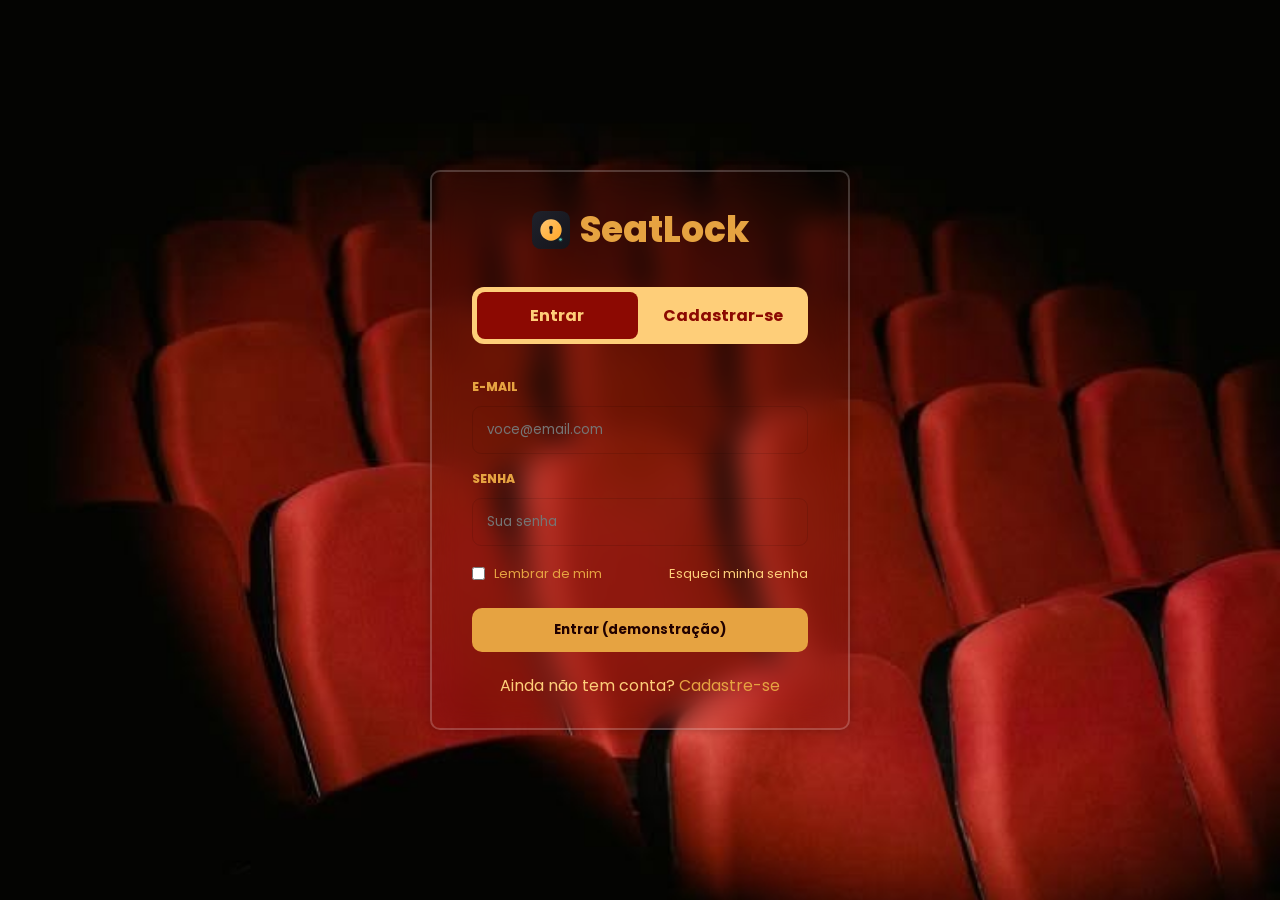
<file: index.html>
<!DOCTYPE html>
<html lang="pt-br">

<head>
  <meta charset="UTF-8">
  <meta name="viewport" content="width=device-width, initial-scale=1.0">
  <title>Login SeatLock</title>
  <link rel="stylesheet" href="css/style.css">
</head>

<body class="auth-page">
  <!-- Tela de autenticação: os campos ainda não enviam dados ao servidor. -->
  <main class="container">
    <main class="auth-card">
      <a class="brand" href="index.html"><span class="brand-icon"> <img src="img/seatlock-logo-icon.svg" alt=""></span>
        SeatLock</a>

      <!-- Abas ilustrativas; os links levam às páginas correspondentes. -->
      <nav class="auth-tabs" aria-label="Acesso">
        <a class="active" href="index.html">Entrar</a>
        <a href="cadastro.html">Cadastrar-se</a>
      </nav>

      <form action="#" method="post">
        <label for="email">E-mail</label>
        <input id="email" name="email" type="email" placeholder="voce@email.com" required>

        <label for="senha">Senha</label>
        <input id="senha" name="senha" type="password" placeholder="Sua senha" required>

        <div class="form-row">
          <label class="check-label"><input type="checkbox" name="lembrar"> Lembrar de mim</label>
          <a href="recuperar-senha.html">Esqueci minha senha</a>
        </div>

        <!-- O envio real exige um backend para validar as credenciais. -->
        <button class="btn btn-primary" type="button" onclick="window.location.href='eventos.html'">Entrar
          (demonstração)</button>
      </form>
      <p class="muted center">Ainda não tem conta? <a href="cadastro.html">Cadastre-se</a></p>
    </main>
  </main>
</body>

</html>
</file>
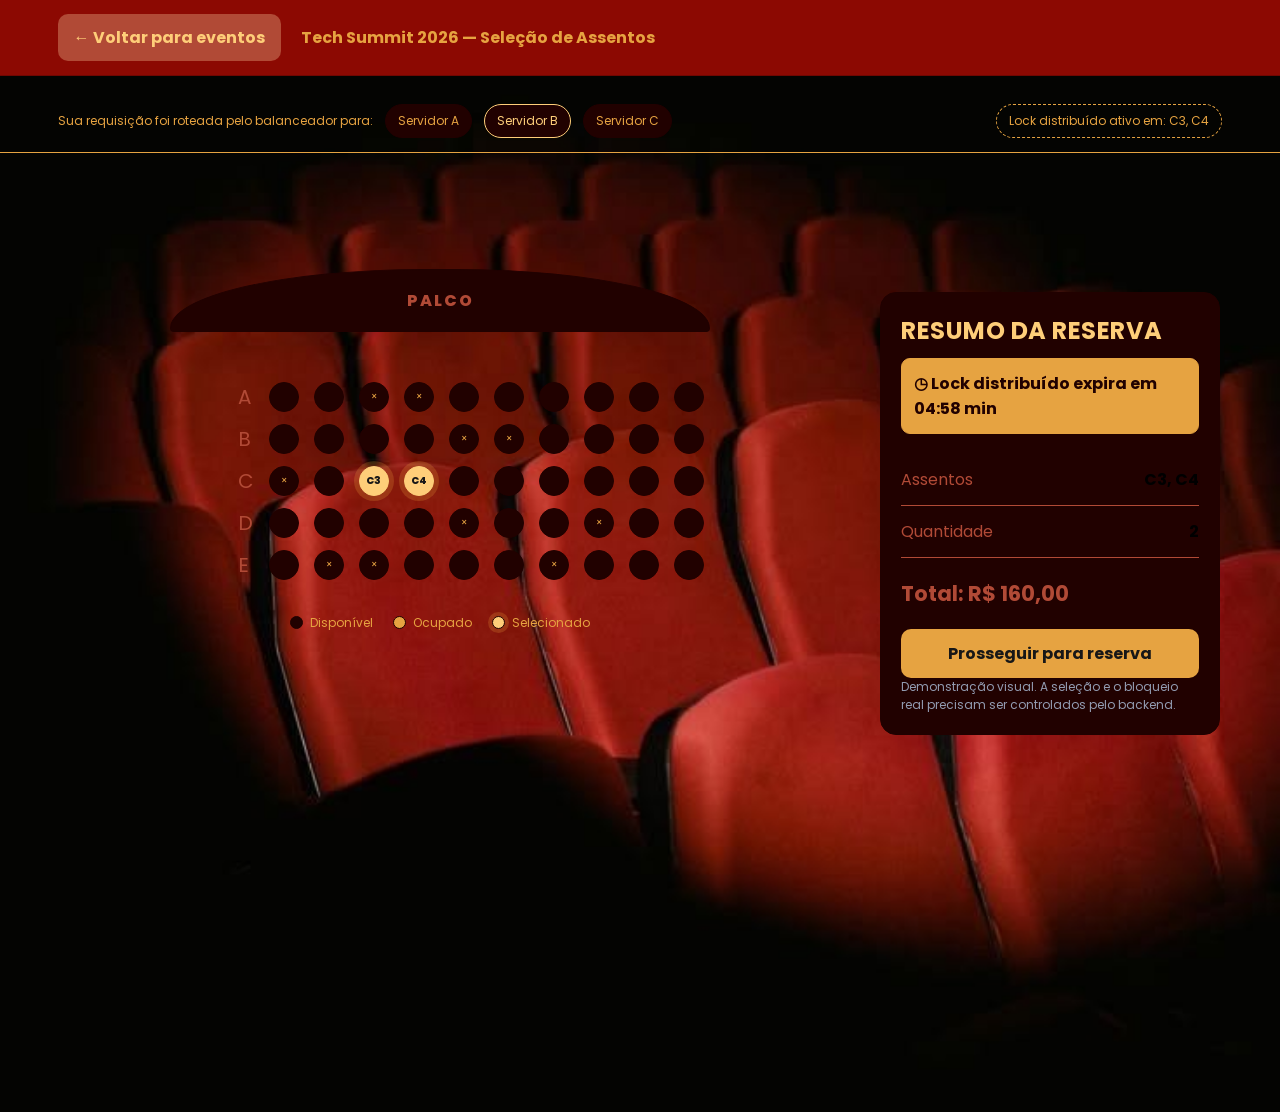
<file: assentos.html>
<!DOCTYPE html>
<html lang="pt-BR">

<head>
  <meta charset="UTF-8">
  <meta name="viewport" content="width=device-width, initial-scale=1.0">
  <title>Seleção de Assentos</title>
  <link rel="stylesheet" href="css/style.css">
</head>

<body>
  <header class="subbar">
    <a class="btn btn-outline" href="eventos.html">← Voltar para eventos</a>
    <strong>Tech Summit 2026 — Seleção de Assentos</strong>
  </header>

  <div class="server-strip">
    <span>Sua requisição foi roteada pelo balanceador para:</span>
    <span class="server-pill">Servidor A</span><span class="server-pill selected">Servidor B</span><span class="server-pill">Servidor C</span>
    <span class="lock-status">Lock distribuído ativo em: C3, C4</span>
  </div>

  <main class="seat-layout">
    <section class="seat-area">
      <div class="stage">PALCO</div>
      <!-- Mapa ilustrativo. Botões não reservam assentos sem lógica de servidor. -->
      <div class="seat-map" aria-label="Mapa de assentos">
        <div class="seat-row"><span>A</span><button class="seat" aria-label="A1"></button><button class="seat" aria-label="A2"></button><button class="seat occupied" disabled aria-label="A3 ocupado">×</button><button class="seat occupied" disabled aria-label="A4 ocupado">×</button><button class="seat" aria-label="A5"></button><button class="seat" aria-label="A6"></button><button class="seat" aria-label="A7"></button><button class="seat" aria-label="A8"></button><button class="seat" aria-label="A9"></button><button class="seat" aria-label="A10"></button></div>
        <div class="seat-row"><span>B</span><button class="seat"></button><button class="seat"></button><button class="seat"></button><button class="seat"></button><button class="seat occupied" disabled>×</button><button class="seat occupied" disabled>×</button><button class="seat"></button><button class="seat"></button><button class="seat"></button><button class="seat"></button></div>
        <div class="seat-row"><span>C</span><button class="seat occupied" disabled>×</button><button class="seat"></button><button class="seat chosen">C3</button><button class="seat chosen">C4</button><button class="seat"></button><button class="seat"></button><button class="seat"></button><button class="seat"></button><button class="seat"></button><button class="seat"></button></div>
        <div class="seat-row"><span>D</span><button class="seat"></button><button class="seat"></button><button class="seat"></button><button class="seat"></button><button class="seat occupied" disabled>×</button><button class="seat"></button><button class="seat"></button><button class="seat occupied" disabled>×</button><button class="seat"></button><button class="seat"></button></div>
        <div class="seat-row"><span>E</span><button class="seat"></button><button class="seat occupied" disabled>×</button><button class="seat occupied" disabled>×</button><button class="seat"></button><button class="seat"></button><button class="seat"></button><button class="seat occupied" disabled>×</button><button class="seat"></button><button class="seat"></button><button class="seat"></button></div>
      </div>
      <div class="legend"><span><i class="dot"></i> Disponível</span><span><i class="dot used"></i> Ocupado</span><span><i class="dot chosen-dot"></i> Selecionado</span></div>
    </section>

    <!-- retangulo com informaçoes do assento selecionado -->
    <aside class="summary-card">
      <h2>Resumo da reserva</h2>
      <div class="lock-box">◷ Lock distribuído expira em 04:58 min</div>
      <div class="summary-line"><span>Assentos</span><strong>C3, C4</strong></div>
      <div class="summary-line"><span>Quantidade</span><strong>2</strong></div>
      <h3 class="total">Total: R$ 160,00</h3>
      <a class="btn btn-primary" href="confirmacao.html">Prosseguir para reserva</a>
      <p class="muted small">Demonstração visual. A seleção e o bloqueio real precisam ser controlados pelo backend.</p>
    </aside>
  
  </main>

</body>
</html>
</file>
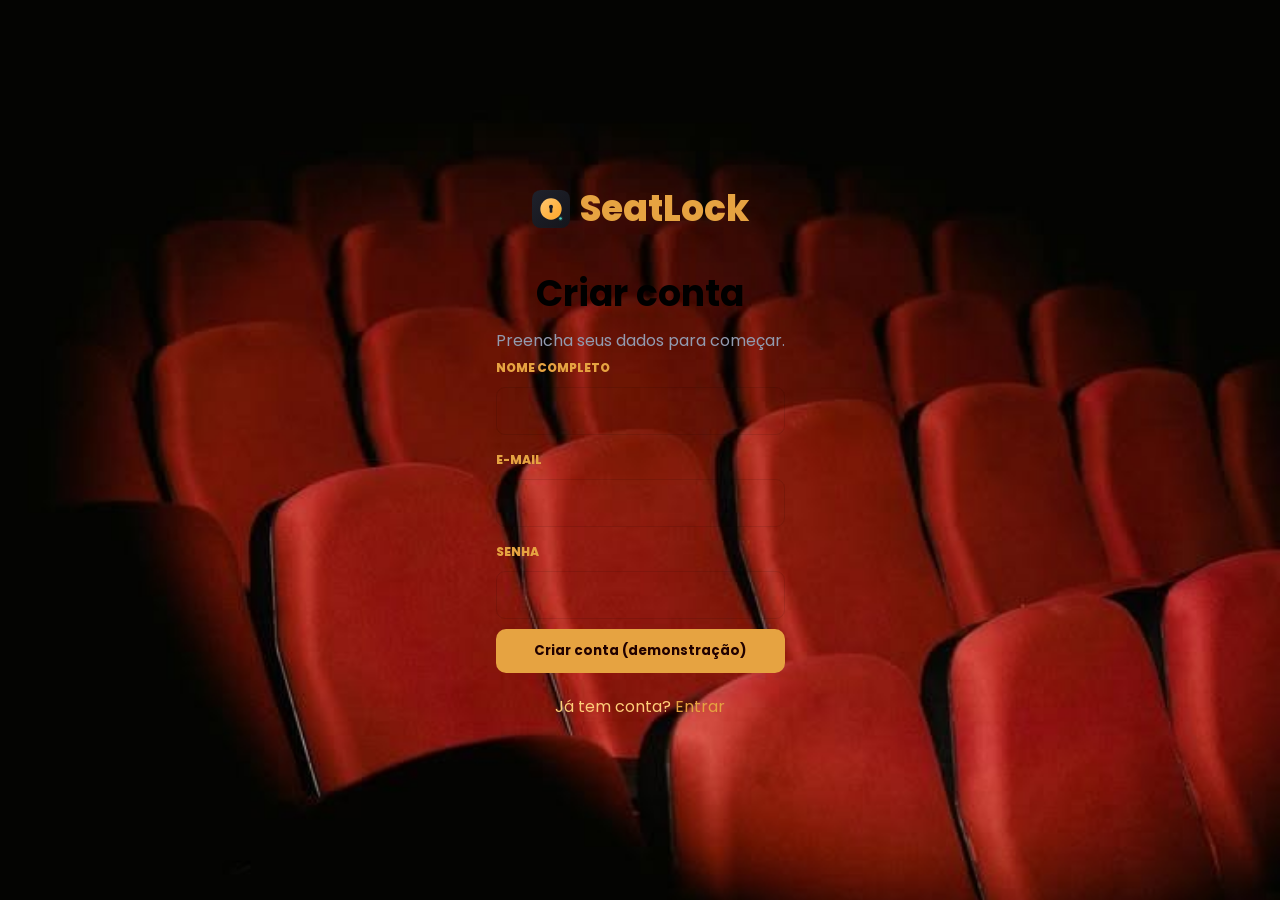
<file: cadastro.html>
<!DOCTYPE html>
<html lang="pt-BR">

<head>
  <meta charset="UTF-8">
  <meta name="viewport" content="width=device-width, initial-scale=1.0">
  <title>SeatLock | Cadastro</title>
  <link rel="stylesheet" href="css/style.css">
</head>

<body class="auth-page">
  <main class="auth-card">
    <a class="brand" href="index.html"><span class="brand-icon"><img src="img/seatlock-logo-icon.svg" alt=""></span> SeatLock</a>
    <h1>Criar conta</h1>
    <p class="muted">Preencha seus dados para começar.</p>

    <!-- Em produção, envie os dados para uma rota POST do backend. -->
    <form action="#" method="post">
      <label for="nome">Nome completo</label>
      <input id="nome" name="nome" autocomplete="name" required>

      <label for="email">E-mail</label>
      <input id="email" name="email" type="email" autocomplete="email" required>

      <label for="senha">Senha</label>
      <input id="senha" name="senha" type="password" autocomplete="new-password" minlength="8" required>

      <button class="btn btn-primary" type="button" onclick="alert('Demonstração: conecte este formulário ao backend para cadastrar de verdade.')">Criar conta (demonstração)</button>
    </form>
    <p class="muted center">Já tem conta? <a href="index.html">Entrar</a></p>
  </main>
</body>

</html>
</file>
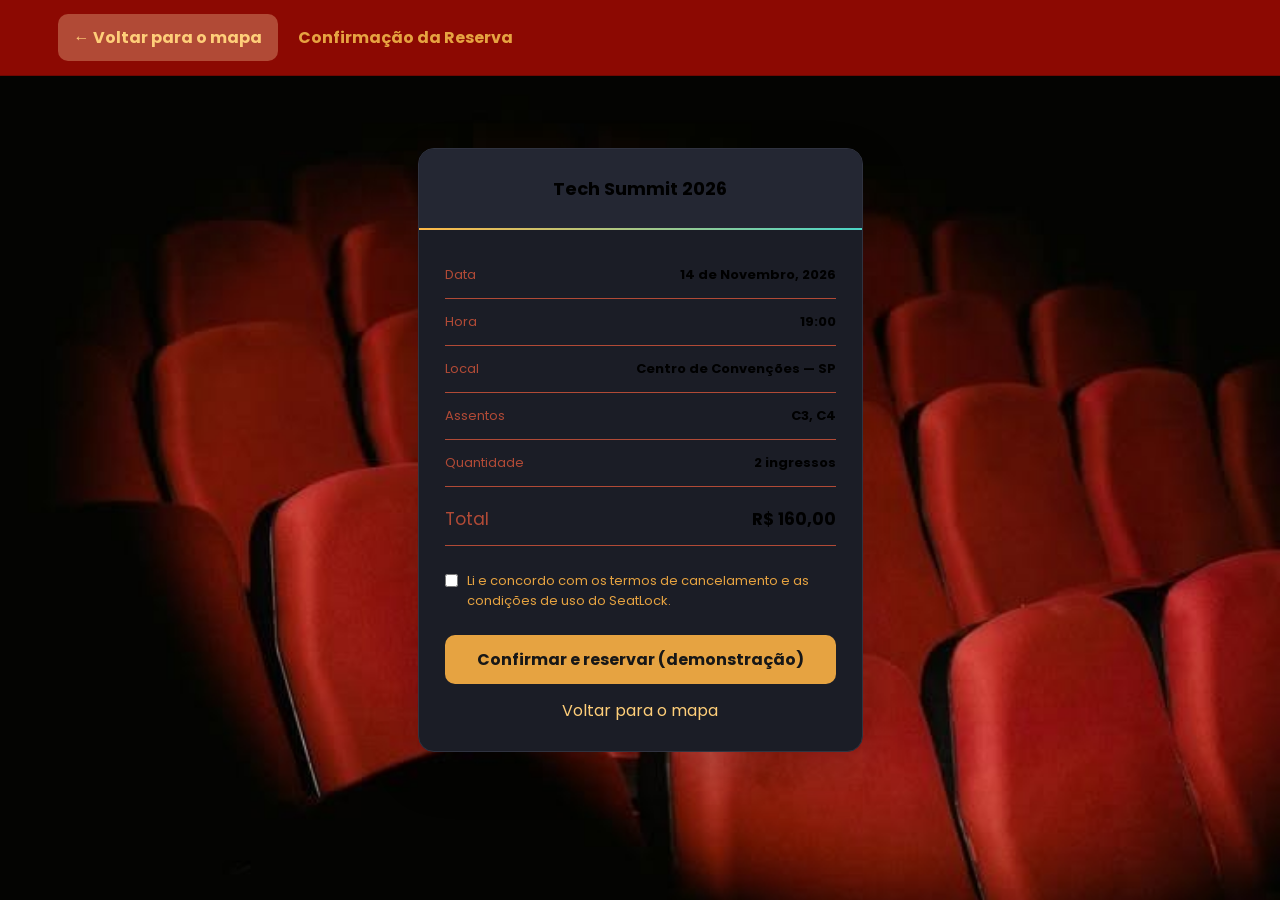
<file: confirmacao.html>
<!DOCTYPE html>
<html lang="pt-BR">
<head>
  <meta charset="UTF-8">
  <meta name="viewport" content="width=device-width, initial-scale=1.0">
  <title>Confirmar minha reserva no SeatLock</title>
  <link rel="stylesheet" href="css/style.css">
</head>
<body>
  <header class="subbar">
    <a class="btn btn-outline" href="assentos.html">← Voltar para o mapa</a>
    <strong>Confirmação da Reserva</strong>
  </header>

  <main class="confirm-card">
    <h1>Tech Summit 2026</h1>
    <div class="accent-line"></div>
    <!-- Estes valores deverão ser preenchidos com a reserva mantida no servidor. -->
    <div class="summary-line"><span>Data</span><strong>14 de Novembro, 2026</strong></div>
    <div class="summary-line"><span>Hora</span><strong>19:00</strong></div>
    <div class="summary-line"><span>Local</span><strong>Centro de Convenções — SP</strong></div>
    <div class="summary-line"><span>Assentos</span><strong>C3, C4</strong></div>
    <div class="summary-line"><span>Quantidade</span><strong>2 ingressos</strong></div>
    <div class="summary-line total-row"><span>Total</span><strong>R$ 160,00</strong></div>

    <label class="check-label terms"><input type="checkbox" required> Li e concordo com os termos de cancelamento e as condições de uso do SeatLock.</label>
    <!-- Link de demonstração; em produção, confirmar deve executar POST no backend. -->
    <a class="btn btn-primary" href="sucesso.html">Confirmar e reservar (demonstração)</a>
    <a class="center text-link" href="assentos.html">Voltar para o mapa</a>
  </main>
</body>
</html>
</file>
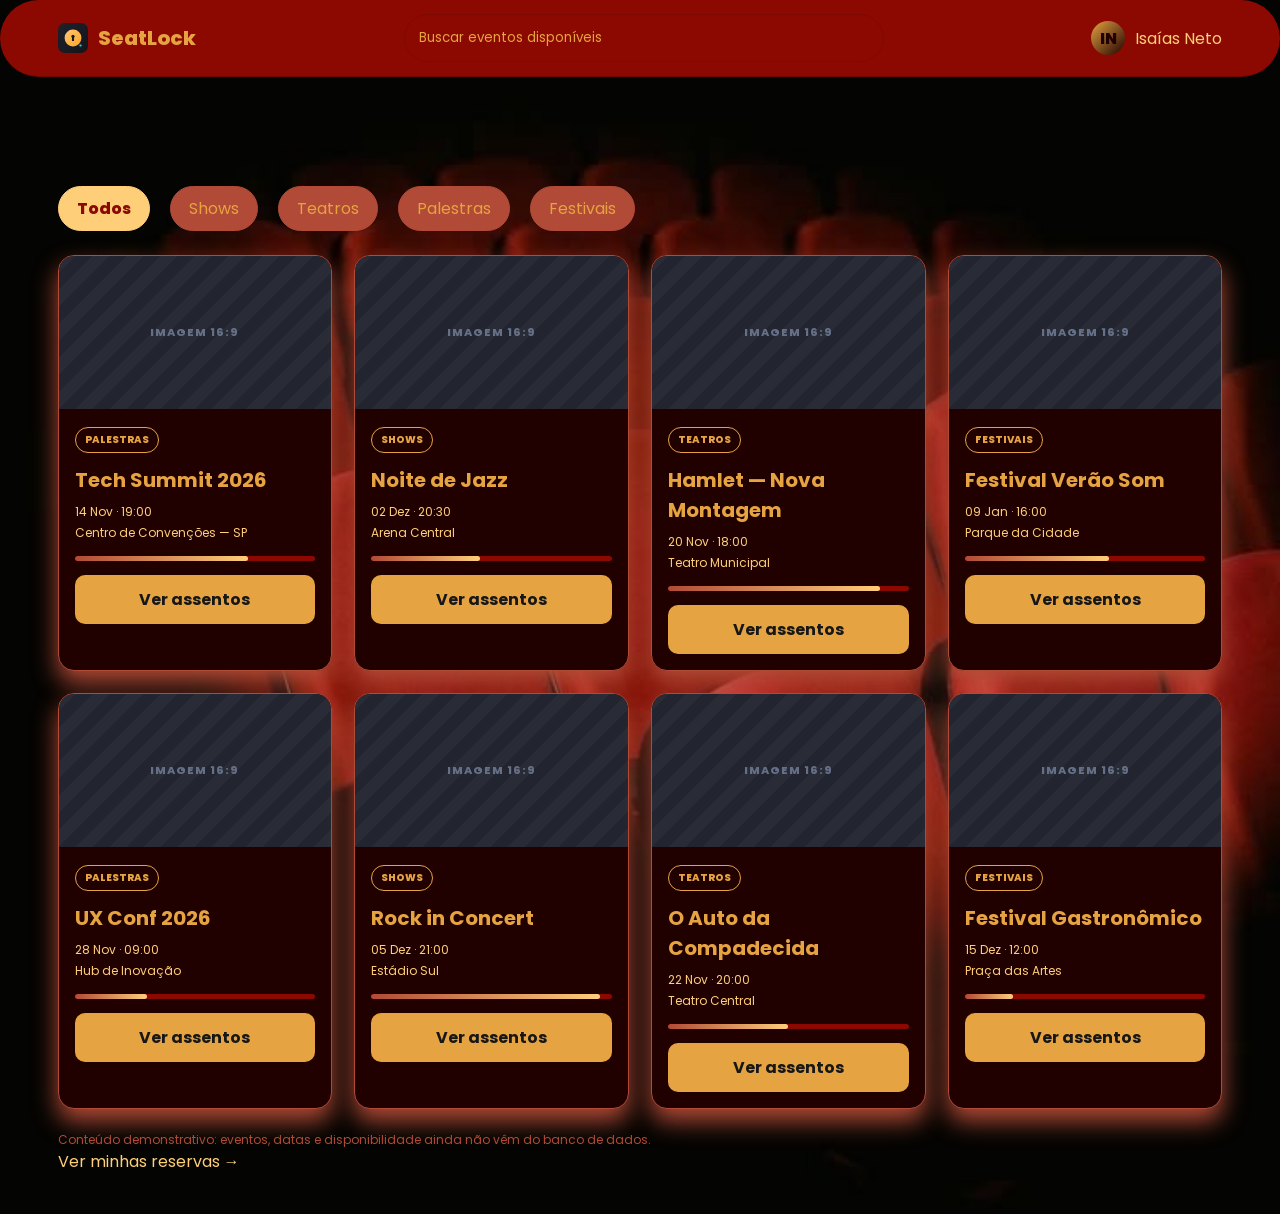
<file: eventos.html>
<!DOCTYPE html>
<html lang="pt-BR">

<head>
  <meta charset="UTF-8">
  <meta name="viewport" content="width=device-width, initial-scale=1.0">
      <link href='https://unpkg.com/boxicons@2.1.4/css/boxicons.min.css' rel='stylesheet'>
  <title>Eventos no SeatLock</title>
  <link rel="stylesheet" href="css/style.css">
</head>

<body>
  <!-- Cabeçalho compartilhado das páginas internas. -->
  <header class="topbar">
    <a class="brand" href="eventos.html"><span class="brand-icon"><img src="img/seatlock-logo-icon.svg" alt=""></span> SeatLock</a>
    <input class="search" type="search" placeholder="Buscar eventos disponíveis" aria-label="Buscar eventos">
    <div class="user-chip"><span class="avatar">IN</span> Isaías Neto</div>
  </header>

  <main class="page-wrap">
    <!-- Filtros visuais; para filtrar dados reais, será necessário JavaScript/backend. -->
    <nav class="filters" aria-label="Categorias de eventos">
      <a class="filter active" href="eventos.html">Todos</a>
      <a class="filter" href="#shows">Shows</a>
      <a class="filter" href="#teatros">Teatros</a>
      <a class="filter" href="#palestras">Palestras</a>
      <a class="filter" href="#festivais">Festivais</a>
    </nav>

    <!-- Os cartões abaixo são exemplos estáticos. Substitua por dados vindos da API. -->
    <section class="event-grid" aria-label="Lista de eventos">
      <article class="event-card" id="palestras">
        <div class="event-image">IMAGEM 16:9</div>
        <div class="event-info">
          <span class="tag">Palestras</span><h2>Tech Summit 2026</h2>
          <p>14 Nov · 19:00</p><p>Centro de Convenções — SP</p>
          <div class="progress"><span style="width:72%"></span></div>
          <a class="btn btn-primary" href="assentos.html">Ver assentos</a>
        </div>
      </article>
      <article class="event-card" id="shows">
        <div class="event-image">IMAGEM 16:9</div>
        <div class="event-info">
          <span class="tag">Shows</span><h2>Noite de Jazz</h2>
          <p>02 Dez · 20:30</p><p>Arena Central</p>
          <div class="progress"><span style="width:45%"></span></div>
          <a class="btn btn-primary" href="assentos.html">Ver assentos</a>
        </div>
      </article>
      <article class="event-card" id="teatros">
        <div class="event-image">IMAGEM 16:9</div>
        <div class="event-info">
          <span class="tag">Teatros</span><h2>Hamlet — Nova Montagem</h2>
          <p>20 Nov · 18:00</p><p>Teatro Municipal</p>
          <div class="progress"><span style="width:88%"></span></div>
          <a class="btn btn-primary" href="assentos.html">Ver assentos</a>
        </div>
      </article>
      <article class="event-card" id="festivais">
        <div class="event-image">IMAGEM 16:9</div>
        <div class="event-info">
          <span class="tag">Festivais</span><h2>Festival Verão Som</h2>
          <p>09 Jan · 16:00</p><p>Parque da Cidade</p>
          <div class="progress"><span style="width:60%"></span></div>
          <a class="btn btn-primary" href="assentos.html">Ver assentos</a>
        </div>
      </article>
      <article class="event-card">
        <div class="event-image">IMAGEM 16:9</div>
        <div class="event-info">
          <span class="tag">Palestras</span><h2>UX Conf 2026</h2>
          <p>28 Nov · 09:00</p><p>Hub de Inovação</p>
          <div class="progress"><span style="width:30%"></span></div>
          <a class="btn btn-primary" href="assentos.html">Ver assentos</a>
        </div>
      </article>
      <article class="event-card">
        <div class="event-image">IMAGEM 16:9</div>
        <div class="event-info">
          <span class="tag">Shows</span><h2>Rock in Concert</h2>
          <p>05 Dez · 21:00</p><p>Estádio Sul</p>
          <div class="progress"><span style="width:95%"></span></div>
          <a class="btn btn-primary" href="assentos.html">Ver assentos</a>
        </div>
      </article>
      <article class="event-card">
        <div class="event-image">IMAGEM 16:9</div>
        <div class="event-info">
          <span class="tag">Teatros</span><h2>O Auto da Compadecida</h2>
          <p>22 Nov · 20:00</p><p>Teatro Central</p>
          <div class="progress"><span style="width:50%"></span></div>
          <a class="btn btn-primary" href="assentos.html">Ver assentos</a>
        </div>
      </article>
      <article class="event-card">
        <div class="event-image">IMAGEM 16:9</div>
        <div class="event-info">
          <span class="tag">Festivais</span><h2>Festival Gastronômico</h2>
          <p>15 Dez · 12:00</p><p>Praça das Artes</p>
          <div class="progress"><span style="width:20%"></span></div>
          <a class="btn btn-primary" href="assentos.html">Ver assentos</a>
        </div>
      </article>
    </section>
    <p class="notice">Conteúdo demonstrativo: eventos, datas e disponibilidade ainda não vêm do banco de dados.</p>
    <a class="text-link" href="minhas-reservas.html">Ver minhas reservas →</a>
  </main>
</body>
</html>
</file>
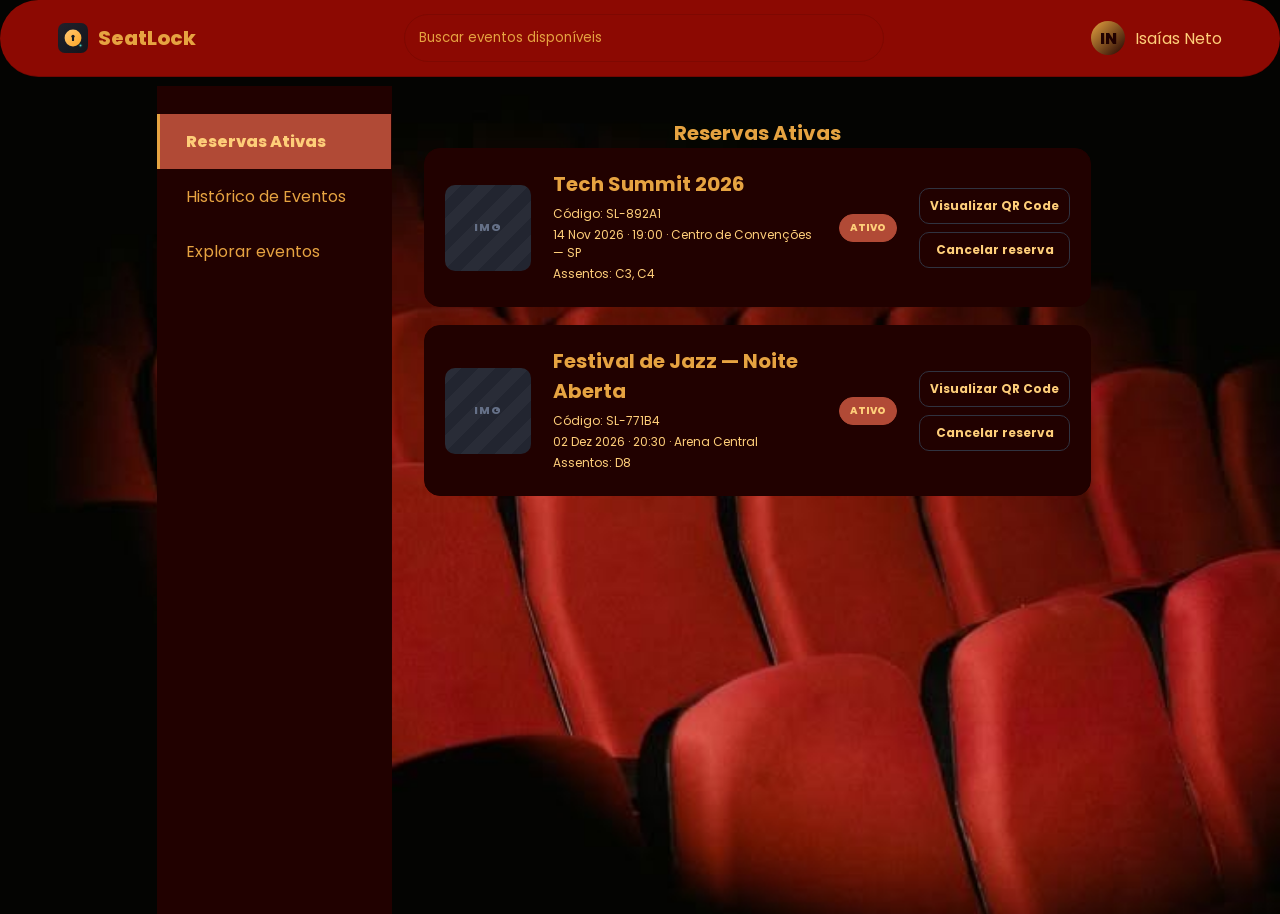
<file: minhas-reservas.html>
<!DOCTYPE html>
<html lang="pt-BR">
<head>
  <meta charset="UTF-8">
  <meta name="viewport" content="width=device-width, initial-scale=1.0">
  <title>Minhas reservas no SeatLock</title>
  <link rel="stylesheet" href="css/style.css">
</head>
<body>
  <header class="topbar">
    <a class="brand" href="eventos.html"><span class="brand-icon"><img src="img/seatlock-logo-icon.svg" alt=""></span> SeatLock</a>
    <input class="search" type="search" placeholder="Buscar eventos disponíveis" aria-label="Buscar eventos">
    <div class="user-chip"><span class="avatar">IN</span> Isaías Neto</div>
  </header>

  <div class="reservations-layout">
    <aside class="side-menu">
      <a class="side-active" href="minhas-reservas.html">Reservas Ativas</a>
      <a href="#historico">Histórico de Eventos</a>
      <a href="eventos.html">Explorar eventos</a>
    </aside>

    <main class="reservations-main">
      <h1>Reservas Ativas</h1>
      <!-- Exemplo estático de uma reserva. A API deve retornar apenas reservas do usuário autenticado. -->
      <article class="reservation-card">
        <div class="thumb">IMG</div>
        <div class="reservation-details">
          <h2>Tech Summit 2026</h2>
          <p>Código: SL-892A1</p>
          <p>14 Nov 2026 · 19:00 · Centro de Convenções — SP</p>
          <p>Assentos: C3, C4</p>
        </div>
        <span class="status">ATIVO</span>
        <div class="reservation-actions">
          <button class="btn btn-outline" type="button" onclick="alert('A geração de QR Code deve ser implementada no backend.')">Visualizar QR Code</button>
          <button class="btn btn-outline" type="button" onclick="alert('O cancelamento real deve atualizar a reserva no banco de dados.')">Cancelar reserva</button>
        </div>
      </article>

      <article class="reservation-card" id="historico">
        <div class="thumb">IMG</div>
        <div class="reservation-details">
          <h2>Festival de Jazz — Noite Aberta</h2>
          <p>Código: SL-771B4</p>
          <p>02 Dez 2026 · 20:30 · Arena Central</p>
          <p>Assentos: D8</p>
        </div>
        <span class="status">ATIVO</span>
        <div class="reservation-actions">
          <button class="btn btn-outline" type="button" onclick="alert('A geração de QR Code deve ser implementada no backend.')">Visualizar QR Code</button>
          <button class="btn btn-outline" type="button" onclick="alert('O cancelamento real deve atualizar a reserva no banco de dados.')">Cancelar reserva</button>
        </div>
      </article>
    </main>
  </div>
</body>
</html>
</file>
<file: css/style.css>
/* =========================================================
   SeatLock - estilos compartilhados das telas
   ========================================================= */


@import url('https://fonts.googleapis.com/css2?family=Poppins:ital,wght@0,100;0,200;0,300;0,400;0,500;0,600;0,700;0,800;0,900;1,100;1,200;1,300;1,400;1,500;1,600;1,700;1,800;1,900&display=swap');

:root {
  --bg: #111218;
  --panel: #1b1d26;
  --panel-2: #242733;
  --border: #303340;
  --text: #f3f4f8;
  --muted: #929bb0;
  --yellow: #ffb947;
  --yellow-hover: #ffc765;
  --cyan: #4bd5c8;
  --green: #76d5a5;

  --bistre: #210100;
  --goldfinch: #e6a341;
  --butter: #fece79;
  --indian-red: #b14a36;
  --garnet: #8c0902;
}

/* =========================================================
   TELA DE LOGIN - index
   ========================================================= */
* {
  /*box-sizing: border-box;*/
  margin: 0;
  padding: 0;
  box-sizing: border-box;
  font-family: "Poppins", sans-serif;
}

body {
  display: flex;
  justify-content: center;
  align-items: center;
  height: 100vh;
  background: url('../img/cadeiras-capa-inicial.jpeg') no-repeat center center fixed;
  background-size: cover;
  background-position: center;
}

.container {
    width: 420px;
    background-color: transparent;
    border: 2px solid rgba(255, 255, 255, .2);
    border-radius: 10px;
    color: var(--goldfinch);
    padding: 30px 40px;
    box-shadow: 0 0 10px rgba(0, 0, 0, .2);
    backdrop-filter: blur(14px);
}


a {
  color: var(--goldfinch);
  text-decoration: none;
}
a:hover {
  color: var(--bistre);
}

h1,
h2,
h3,
p {
  margin-top: 0;
}

h1 {
  font-size: 36px;
  text-align: center;
}

h2 {
  font-size: 1px;
}

p {
  color: var(--indian-red);
  line-height: 1.5;
}

button,
input {
  font-family: "Poppins", sans-serif;
}

button,
.btn {
  cursor: pointer;
}

.btn {
  display: inline-flex;
  align-items: center;
  justify-content: center;
  gap: 8px;
  min-height: 42px;
  padding: 11px 16px;
  border: 1px solid transparent;
  border-radius: 10px;
  font-weight: 700;
  text-align: center;
  transition: background .15s ease, border-color .15s ease;
}

.btn-primary {
  color: #171717;
  background: var(--goldfinch);
}

.btn-primary:hover {
  background: var(--butter);
  color: #171717;
}

.btn-outline {
  color: var(--muted);
  background: transparent;
  border-color: var(--border);
}

.btn-outline:hover {
  color: var(--text);
  border-color: var(--yellow);
}

.text-link {
  color: var(--butter);
}

.center {
  text-align: center;
}

.muted {
  color: var(--muted);
}

.small {
  font-size: 12px;
}

/* Marca e ícone */
.brand {
  display: inline-flex;
  align-items: center;
  gap: 10px;
  color: var(--goldfinch);
  font-size: 36px;
  font-weight: 800;
}

.brand-icon {
  display: inline-grid;
  place-items: center;
  width: 38px;
  height: 38px;
  border-radius: 11px;
  font-size: 19px;
}

/* Login e cadastro */
.auth-page {
  display: grid;
  place-items: center;
  padding: 28px 16px;
}

.auth-card .brand {
  display: flex;
  justify-content: center;
  margin-bottom: 30px;
}

.auth-card h1 {
  margin-bottom: 8px;
}

.auth-tabs {
  display: grid;
  grid-template-columns: 1fr 1fr;
  gap: 5px;
  padding: 5px;
  margin-bottom: 28px;
  border-radius: 12px;
  background: var(--butter);
}

.auth-tabs a {
  padding: 11px;
  text-align: center;
  border-radius: 8px;
  font-weight: 700;
  color: var(--garnet);
}

.auth-tabs .active {
  background: var(--garnet);
  color: var(--butter);
}

form {
  display: grid;
  gap: 10px;
}

form>label {
  margin-top: 6px;
  color: var(--goldfinch);
  font-size: 12px;
  font-weight: 800;
  text-transform: uppercase;
}

input:not([type="checkbox"]) {
  width: 100%;
  padding: 13px 14px;
  color: var(--butter);
  background: transparent;
  border: 1px solid rgba(0, 0, 0, .1);
  border-radius: 9px;
  outline: none;
}

input:focus {
  border-color: var(--indian-red);
}

.form-row {
  display: flex;
  align-items: center;
  justify-content: space-between;
  gap: 12px;
  margin: 8px 0 14px;
}

.form-row a,
.check-label {
  font-size: 13px;
  color: var(--butter);
}

.check-label {
  display: flex;
  align-items: flex-start;
  gap: 9px;
  color: var(--goldfinch);
  line-height: 1.5;
}

.check-label input {
  accent-color: var(--bistre);
  margin-top: 3px;
}

.auth-card .btn {
  width: 100%;
  color: var(--bistre);
}

.auth-card .center {
  margin: 22px 0 0;
  color: var(--butter);
}

/* =========================================================
   TELA INICIAL - eventos
   ========================================================= */
/* Cabeçalho das páginas internas */
/* cabeçalho com nome, logo, pesquisa */
.topbar {
  position: fixed;
  top: 0;
  left: 0;
  width: 100%;
  z-index: 1000;
  display: flex;
  align-items: center;
  justify-content: space-between;
  gap: 24px;
  min-height: 72px;
  padding: 14px 4.5%;
  border-bottom: 1px solid rgba(0, 0, 0, .2);
  border-radius: 40px;
  background: var(--garnet);
}

/* nome do seatlock no cabeçalho */
.topbar .brand {
  font-size: 20px;
  color: var(--goldfinch);
}

/* logo do seatlock */
.topbar .brand-icon {
  width: 30px;
  height: 30px;
  font-size: 15px;
}

/* barra de pesquisa quando digita */
.search {
  color: var(--goldfinch);
  max-width: 480px;
  border-radius: 30px !important;
  border-color: var(--butter);
}

.search::placeholder {
  color: var(--goldfinch);
  border: 2px;
}

/*  */
.user-chip {
  display: flex;
  align-items: center;
  gap: 10px;
  white-space: nowrap;
  color: var(--butter);
}

.avatar {
  display: grid;
  place-items: center;
  width: 34px;
  height: 34px;
  border-radius: 50%;
  background: linear-gradient(135deg, var(--goldfinch), var(--bistre));
  color: var(--bistre);
  font-weight: 800;
}

/* AJUSTA A PARTE DE DISTANCIA DOS FILROS DO TOPO DA PAGINA */
.page-wrap {
  padding: 500px 4.5% 40px;
}

.filters {
  display: flex;
  flex-wrap: wrap;
  gap: 20px;
  width: 100%;
  margin-bottom: 24px;
}

.filter {
  padding: 9px 18px;
  border: 1px solid var(--indian-red);
  border-radius: 30px;
  background: var(--indian-red);
}

.filter.active {
  background: var(--butter);
  color: var(--garnet);
  border-color: var(--butter);
  font-weight: 800;
}

/* Cartões de eventos */
.event-grid {
  display: grid;
  grid-template-columns: repeat(4, minmax(0, 1fr));
  gap: 22px;
}

.event-card {
  overflow: hidden;
  background: var(--bistre);
  border: 1px solid var(--indian-red);
  border-radius: 16px;
  box-shadow: 0 12px 24px var(--indian-red);
}

.event-image,
.thumb {
  display: grid;
  place-items: center;
  color: #657087;
  background: repeating-linear-gradient(135deg, #292c37 0 12px, #222530 12px 24px);
  font-size: 11px;
  font-weight: 800;
  letter-spacing: 1px;
}

.event-image {
  aspect-ratio: 16 / 9;
}

.event-info {
  padding: 16px;
}

.tag {
  display: inline-block;
  padding: 4px 9px;
  border: 1px solid var(--goldfinch);
  border-radius: 30px;
  color: var(--goldfinch);
  font-size: 10px;
  font-weight: 800;
  text-transform: uppercase;
}

/* nome do evento */
.event-info h2 {
  margin: 12px 0 8px;
  color: var(--goldfinch);
  font-size: 20px;
}

/* descricao do evento */
.event-info p {
  margin: 3px 0;
  font-size: 12px;
  color: var(--butter);
}

/* barra de progresso */
.progress {
  height: 5px;
  margin: 14px 0;
  overflow: hidden;
  background: var(--garnet);
  border-radius: 10px;
}

.progress span {
  display: block;
  height: 100%;
  background: linear-gradient(90deg, var(--indian-red), var(--butter));
  border-radius: inherit;
}

.event-info .btn {
  width: 100%;
}

/* aviso rodapé */
.notice {
  margin-top: 22px;
  font-size: 12px;
  color: var(--indian-red);
}


/* =========================================================
   assentos
   ========================================================= */
/* Barra superior da seleção de assentos */
.subbar {
  position: fixed;
  top: 0;
  left: 0;
  width: 100%;
  z-index: 1000;
  display: flex;
  align-items: center;
  gap: 20px;
  min-height: 72px;
  padding: 14px 4.5%;
  border-bottom: 1px solid rgba(0, 0, 0, .2);
  background: var(--garnet);
  color: var(--goldfinch);
}

/* botão de voltar */
.subbar .btn {
  min-height: 38px;
  background-color: var(--indian-red);
  border: none;
  color: var(--butter);
}

.server-strip {
  position: fixed;
  top: 90px;
  left: 0;
  width: 100%;
  z-index: 1000;
  display: flex;
  align-items: center;
  flex-wrap: wrap;
  gap: 12px;
  padding: 14px 4.5%;
  border-bottom: 1px solid var(--goldfinch);
  color: var(--goldfinch);
  font-size: 12px;
}
 /* botões dos servidores */
.server-pill {
  padding: 7px 12px;
  background: var(--bistre);
  border: 1px solid var(--bistre);
  border-radius: 30px;
}

/* botão de servidor selecionado */
.server-pill.selected {
  color: var(--butter);
  border-color: var(--butter);
}

/* balão com cadeado na direita ?? */
.lock-status {
  margin-left: auto;
  padding: 7px 12px;
  color: var(--goldfinch);
  border: 1px dashed var(--goldfinch);
  border-radius: 30px;
}

/* Mapa de assentos e resumo */
/* AINDA NÃO FAÇO IDEIA DO QUE SEJA */
.seat-layout {
  display: fixed;
  left: 0px;
  width: 100%;
  top: 200px;
  display: grid;
  grid-template-columns: minmax(0, 1fr) 400px;
  min-height: calc(100vh - 145px);
}

/* AINDA NÃO FAÇO IDEIA DO QUE SEJA */
.seat-area {
  padding: 480px 4%;
}

/* cabeça do palco */
.stage {
  width: min(540px, 90%);
  margin: 0 auto 50px;
  padding: 18px;
  border: 1px solid var(--bistre);
  border-radius: 50% 50% 4px 4px / 100% 100% 4px 4px;
  background: linear-gradient(var(--bistre), var(--bistre));
  color: var(--indian-red);
  text-align: center;
  font-weight: 800;
  letter-spacing: 2px;
}

/* espaço dos assentos redondos dispostos */
.seat-map {
  display: grid;
  left: 20%;
  gap: 12px;
  width: 10;
  max-width: 50%;
  margin: auto;
  font-family: "Poppins", sans-serif;
}

/* linhas dos assentos */
.seat-row {
  display: flex;
  align-items: center;
  gap: 15px;
}

/* letras dos assentos */
.seat-row>span {
  width: 16px;
  color: var(--indian-red);
  font-size: 20px;
  font-family: "Poppins", sans-serif;
}

/* o assento em si */
.seat {
  display: grid;
  place-items: center;
  width: 30px;
  height: 30px;
  padding: 0;
  color: var(--butter);
  background: var(--bistre);
  border: 1px solid var(--bistre);
  border-radius: 50%;
  font-size: 10px;
}

/* borda de quando o mause passa sob o assento */
.seat:not(:disabled):hover {
  border-color: var(--goldfinch);
}

/* assento dado como ocupado */
.seat.occupied {
  color: var(--goldfinch);
  cursor: not-allowed;
}

/* assento selecionado */
.seat.chosen {
  background: var(--butter);
  color: #171717;
  border-color: var(--butter);
  box-shadow: 0 0 0 5px #ffb94730;
  font-weight: 800;
}

/* legenda dos assentos */
.legend {
  display: flex;
  justify-content: center;
  flex-wrap: wrap;
  gap: 20px;
  margin-top: 34px;
  color: var(--goldfinch);
  font-size: 12px;
}

/* espaço das legendas */
.legend span {
  display: flex;
  align-items: center;
  gap: 7px;
}

/* legenda de assento vago */
.dot {
  width: 13px;
  height: 13px;
  border-radius: 50%;
  background: var(--bistre);
  border: 1px solid var(--bistre);
}

/* legenda de assento ocupado */
.dot.used {
  background: var(--goldfinch);
}

/* legenda do assento escolhido */
.dot.chosen-dot {
  background: var(--butter);
  box-shadow: 0 0 0 4px #ffb94730;
}

/* retangulo de dados do assento */
.summary-card {
  align-self: center;
  margin: 150px 60px 24px 0;
  padding: 20px;
  background: var(--bistre);
  border: 1px solid var(--bistre);
  border-radius: 16px;
}

/* titulo do retangulo */
.summary-card h2 {
  font-size: 24px;
  margin-bottom: 10px;
  text-transform: uppercase;
  letter-spacing: .5px;
  color: var(--butter);
}

/* quadrado com o relógio de Lock */
.lock-box {
  margin-bottom: 20px;
  padding: 12px;
  color: var(--bistre);
  background: var(--goldfinch);
  border: 1px solid var(--goldfinch);
  border-radius: 9px;
  font-weight: 700;
}

/* linhas que separam os assentos da quantidade e total */
.summary-line {
  display: flex;
  justify-content: space-between;
  gap: 16px;
  padding: 13px 0;
  border-bottom: 1px solid var(--indian-red);
}

/* nomes "assentos" e "quantidade" */
.summary-line span {
  color: var(--indian-red);
}

/* total com valor */
.total {
  margin: 20px 0;
  font-size: 21px;
  color: var(--indian-red);
}


.summary-card .btn {
  width: 100%;
}

/* =========================================================
   Confirmação
   ========================================================= */
/* Confirmação e sucesso */
.confirm-card {
  width: min(100% - 32px, 445px);
  min-height: 560px;
  margin: 56px auto;
  overflow: hidden;
  background: var(--panel);
  border: 1px solid var(--border);
  border-radius: 16px;
  box-shadow: 0 20px 50px #0003;
}

.confirm-card h1 {
  margin: 0;
  padding: 26px 24px;
  background: var(--panel-2);
  text-align: center;
  font-size: 18px;
}

.accent-line {
  height: 2px;
  background: linear-gradient(90deg, var(--yellow), var(--cyan));
  margin-bottom: 22px;
}

.confirm-card .summary-line {
  margin: 0 26px;
  font-size: 13px;
}

.total-row {
  margin-top: 6px !important;
  font-size: 17px !important;
}

.terms {
  margin: 25px 26px;
}

.confirm-card>.btn {
  display: flex;
  margin: 0 26px 14px;
}

.confirm-card>.text-link {
  display: block;
  margin-bottom: 28px;
}

.success-card {
  width: min(100%, 760px);
  padding: 60px 8%;
  text-align: center;
  border-top: 1px solid var(--border);
}

.success-icon {
  display: grid;
  place-items: center;
  width: 100px;
  height: 100px;
  margin: 0 auto 32px;
  border: 3px solid var(--cyan);
  border-radius: 50%;
  color: var(--cyan);
  font-size: 60px;
  box-shadow: 0 0 0 12px #4bd5c81a;
}

.success-card h1 {
  font-size: clamp(25px, 4vw, 38px);
  line-height: 1.2;
}

.success-code {
  margin: 28px 0 42px;
  font-size: 22px;
}

.success-code strong {
  color: var(--yellow);
}


/* =========================================================
   minhas-reservas
   ========================================================= */
/* Minhas reservas */
.reservations-layout {
  margin-top: 100px;
  display: grid;
  grid-template-columns: 235px minmax(0, 1fr);
  min-height: calc(100vh - 72px);
}

.side-menu {
  padding: 28px 0;
  background: var(--bistre);
  border-right: 1px solid var(--bistre);
}

.side-menu a {
  display: block;
  padding: 15px 26px;
  border-left: 3px solid transparent;
}

.side-menu .side-active {
  color: var(--butter);
  background: var(--indian-red);
  border-left-color: var(--goldfinch);
  font-weight: 800;
}

.reservations-main {
  padding: 32px;
}

.reservations-main h1 {
  font-size: 20px;
  color: var(--goldfinch);
}

.reservation-card {
  display: flex;
  align-items: center;
  gap: 22px;
  margin-bottom: 18px;
  padding: 20px;
  background: var(--bistre);
  border: 1px solid var(--bistre);
  border-radius: 16px;
}

.thumb {
  flex: 0 0 86px;
  height: 86px;
  border-radius: 10px;
}

.reservation-details {
  flex: 1;
  min-width: 180px;
}

.reservation-details h2 {
  margin-bottom: 6px;
  font-size: 20px;
  color: var(--goldfinch);
}

.reservation-details p {
  margin: 3px 0;
  font-size: 12px;
  color: var(--butter);
}

.status {
  padding: 5px 10px;
  color: var(--butter);
  background: var(--indian-red);
  border: 1px solid var(--indian-red);
  border-radius: 20px;
  font-size: 10px;
  font-weight: 800;
}

.reservation-actions {
  display: grid;
  gap: 8px;
  min-width: 150px;
}

.reservation-actions .btn {
  min-height: 36px;
  padding: 8px 10px;
  font-size: 12px;
  color: var(--butter);
}


/* =========================================================
   olhar com calma
   ========================================================= */
/* Ajustes para celular e tablets */
@media (max-width: 1100px) {
  .event-grid {
    grid-template-columns: repeat(2, minmax(0, 1fr));
  }

  .seat-layout {
    grid-template-columns: 1fr;
  }

  .summary-card {
    margin: 0 24px 28px;
  }

  .lock-status {
    margin-left: 0;
  }
}

@media (max-width: 700px) {
  .topbar {
    flex-wrap: wrap;
    gap: 12px;
  }

  .topbar .search {
    order: 3;
    max-width: none;
  }

  .event-grid {
    grid-template-columns: 1fr;
  }

  .page-wrap {
    padding: 20px 16px;
  }

  .subbar {
    align-items: flex-start;
    flex-direction: column;
  }

  .server-strip {
    padding: 12px 16px;
  }

  .seat-area {
    padding: 32px 8px;
    overflow-x: auto;
  }

  .seat-row {
    gap: 6px;
  }

  .seat {
    width: 24px;
    height: 24px;
  }

  .stage {
    margin-bottom: 32px;
  }

  .reservations-layout {
    grid-template-columns: 1fr;
  }

  .side-menu {
    display: flex;
    flex-wrap: wrap;
    padding: 8px;
    border-right: 0;
    border-bottom: 1px solid var(--border);
  }

  .side-menu a {
    padding: 12px;
  }

  .reservations-main {
    padding: 20px 14px;
  }

  .reservation-card {
    align-items: flex-start;
    flex-wrap: wrap;
    gap: 14px;
  }

  .reservation-details {
    min-width: calc(100% - 110px);
  }

  .reservation-actions {
    width: 100%;
    grid-template-columns: 1fr 1fr;
  }

  .status {
    align-self: center;
  }

  .auth-card {
    padding: 26px 20px;
  }

  .form-row {
    align-items: flex-start;
    flex-direction: column;
  }

  .success-card {
    padding: 42px 22px;
  }

  .success-code {
    font-size: 17px;
  }
</file>
